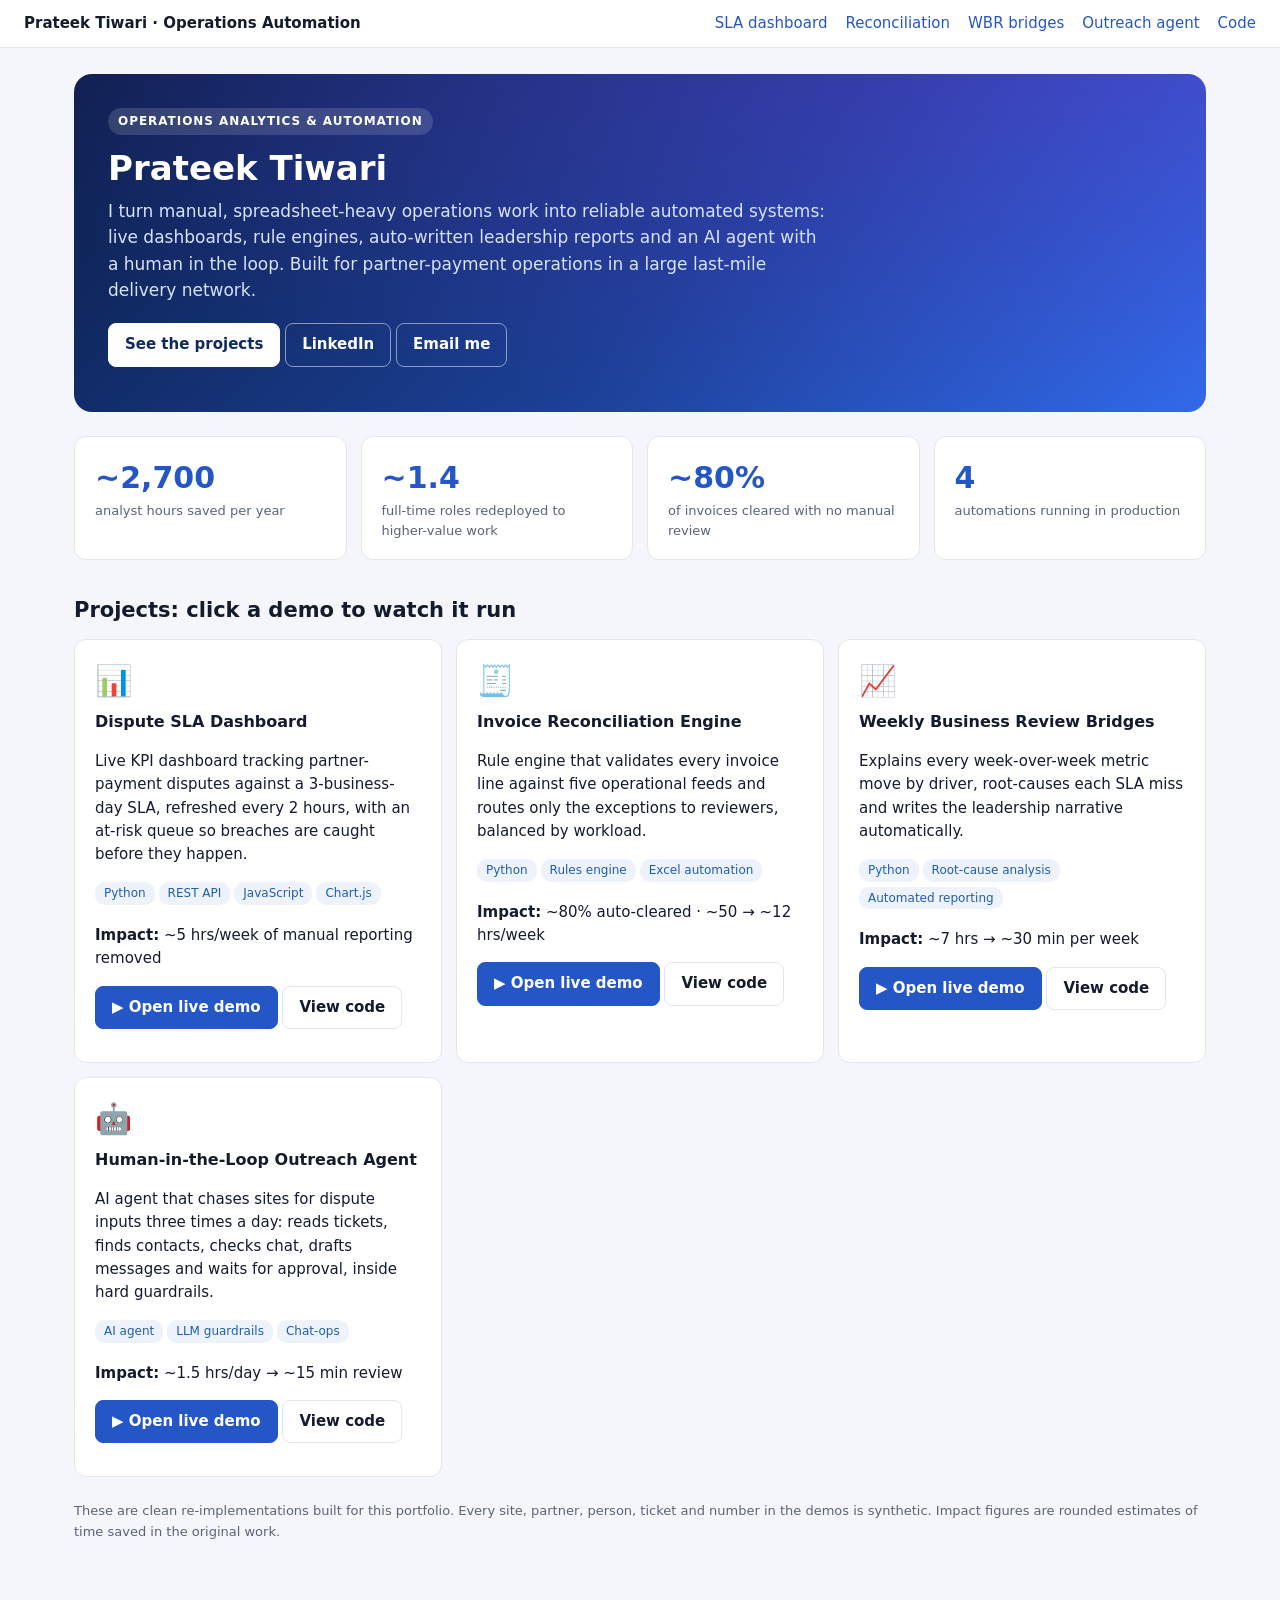
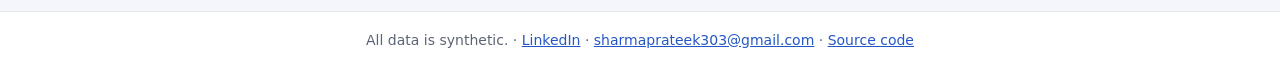
<file: docs/index.html>
<!DOCTYPE html>
<html lang="en"><head><meta charset="utf-8"><meta name="viewport" content="width=device-width, initial-scale=1">
<title>Portfolio | Prateek Tiwari</title><meta name="description" content="Operations automation portfolio by Prateek Tiwari">
<link rel="stylesheet" href="assets/site.css"></head>
<body><header class="top"><a class="brand" href="">Prateek Tiwari · Operations Automation</a>
<a href="dashboard/">SLA dashboard</a><a href="reconciliation/">Reconciliation</a><a href="bridges/">WBR bridges</a>
<a href="outreach/">Outreach agent</a><a href="https://github.com/sharmaprateek303-afk/operations-automation-portfolio">Code</a></header>
<main><section class="hero"><span class="eyebrow">Operations analytics &amp; automation</span>
<h1>Prateek Tiwari</h1><p class="lead">I turn manual, spreadsheet-heavy operations work into reliable automated systems:
live dashboards, rule engines, auto-written leadership reports and an AI agent with a human in the loop. Built for
partner-payment operations in a large last-mile delivery network.</p>
<p><a class="btn light" href="#projects">See the projects</a> <a class="btn ghost" href="https://www.linkedin.com/in/prateek-tiwari-377262135/">LinkedIn</a>
<a class="btn ghost" href="mailto:sharmaprateek303@gmail.com">Email me</a></p></section>
<div class="grid g4"><div class="card stat"><div class="v">~2,700</div><div class="l">analyst hours saved per year</div></div><div class="card stat"><div class="v">~1.4</div><div class="l">full-time roles redeployed to higher-value work</div></div><div class="card stat"><div class="v">~80%</div><div class="l">of invoices cleared with no manual review</div></div><div class="card stat"><div class="v">4</div><div class="l">automations running in production</div></div></div>
<h2 id="projects">Projects: click a demo to watch it run</h2><div class="grid g2"><article class="card"><div style="font-size:30px" aria-hidden="true">📊</div><h3 style="margin-top:6px">Dispute SLA Dashboard</h3><p>Live KPI dashboard tracking partner-payment disputes against a 3-business-day SLA, refreshed every 2 hours, with an at-risk queue so breaches are caught before they happen.</p>
<p><span class="tag">Python</span><span class="tag">REST API</span><span class="tag">JavaScript</span><span class="tag">Chart.js</span></p><p><strong>Impact:</strong> ~5 hrs/week of manual reporting removed</p>
<p><a class="btn primary" href="dashboard/">▶ Open live demo</a> <a class="btn" href="https://github.com/sharmaprateek303-afk/operations-automation-portfolio/tree/main/01-dispute-sla-dashboard">View code</a></p></article><article class="card"><div style="font-size:30px" aria-hidden="true">🧾</div><h3 style="margin-top:6px">Invoice Reconciliation Engine</h3><p>Rule engine that validates every invoice line against five operational feeds and routes only the exceptions to reviewers, balanced by workload.</p>
<p><span class="tag">Python</span><span class="tag">Rules engine</span><span class="tag">Excel automation</span></p><p><strong>Impact:</strong> ~80% auto-cleared · ~50 → ~12 hrs/week</p>
<p><a class="btn primary" href="reconciliation/">▶ Open live demo</a> <a class="btn" href="https://github.com/sharmaprateek303-afk/operations-automation-portfolio/tree/main/02-invoice-reconciliation">View code</a></p></article><article class="card"><div style="font-size:30px" aria-hidden="true">📈</div><h3 style="margin-top:6px">Weekly Business Review Bridges</h3><p>Explains every week-over-week metric move by driver, root-causes each SLA miss and writes the leadership narrative automatically.</p>
<p><span class="tag">Python</span><span class="tag">Root-cause analysis</span><span class="tag">Automated reporting</span></p><p><strong>Impact:</strong> ~7 hrs → ~30 min per week</p>
<p><a class="btn primary" href="bridges/">▶ Open live demo</a> <a class="btn" href="https://github.com/sharmaprateek303-afk/operations-automation-portfolio/tree/main/03-weekly-business-review-bridges">View code</a></p></article><article class="card"><div style="font-size:30px" aria-hidden="true">🤖</div><h3 style="margin-top:6px">Human-in-the-Loop Outreach Agent</h3><p>AI agent that chases sites for dispute inputs three times a day: reads tickets, finds contacts, checks chat, drafts messages and waits for approval, inside hard guardrails.</p>
<p><span class="tag">AI agent</span><span class="tag">LLM guardrails</span><span class="tag">Chat-ops</span></p><p><strong>Impact:</strong> ~1.5 hrs/day → ~15 min review</p>
<p><a class="btn primary" href="outreach/">▶ Open live demo</a> <a class="btn" href="https://github.com/sharmaprateek303-afk/operations-automation-portfolio/tree/main/04-outreach-agent">View code</a></p></article></div>
<p class="note" style="margin-top:24px">These are clean re-implementations built for this portfolio. Every site, partner,
person, ticket and number in the demos is synthetic. Impact figures are rounded estimates of time saved in the original work.</p></main>
<footer>All data is synthetic. · <a href="https://www.linkedin.com/in/prateek-tiwari-377262135/">LinkedIn</a> · <a href="mailto:sharmaprateek303@gmail.com">sharmaprateek303@gmail.com</a> · <a href="https://github.com/sharmaprateek303-afk/operations-automation-portfolio">Source code</a></footer>
</body></html>
</file>
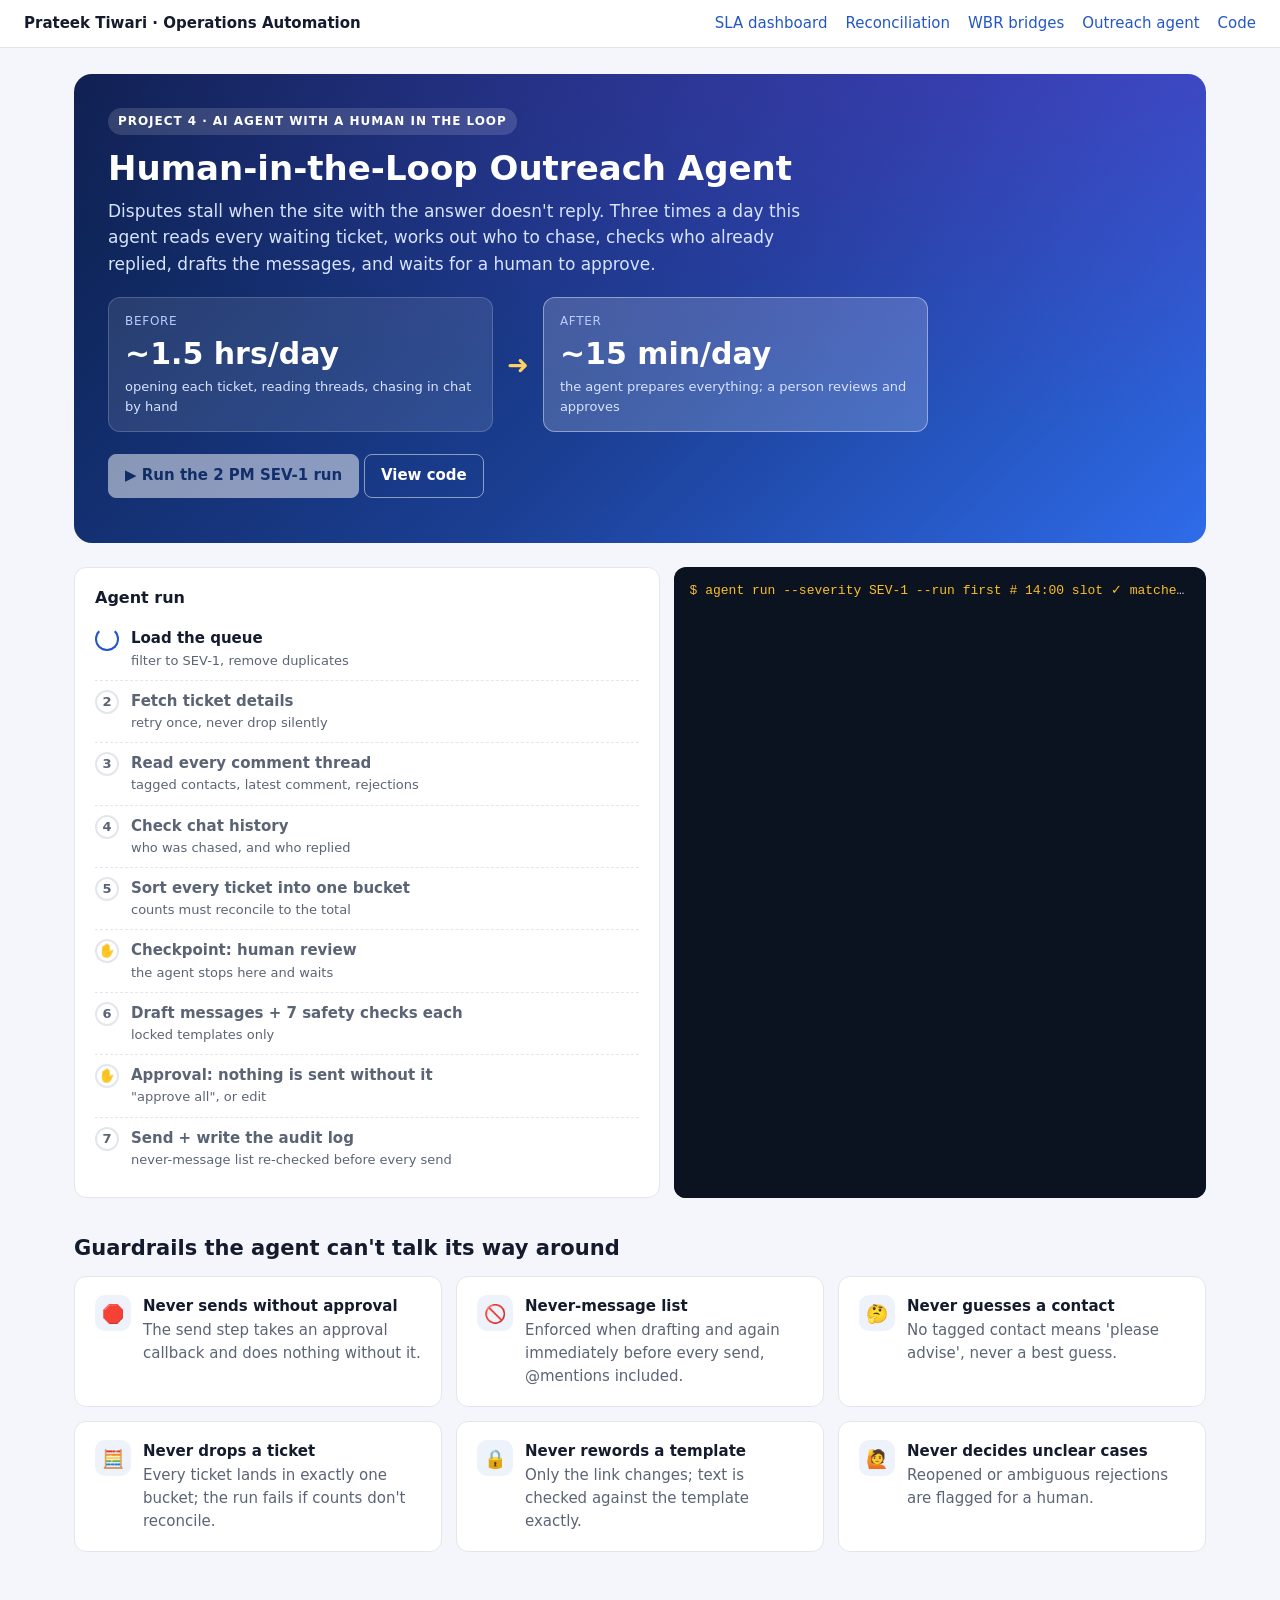
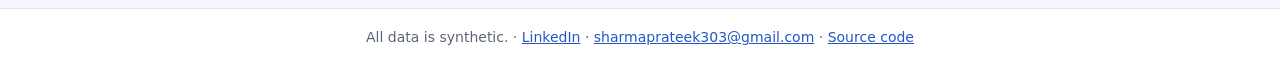
<file: docs/outreach/index.html>
<!DOCTYPE html>
<html lang="en"><head><meta charset="utf-8"><meta name="viewport" content="width=device-width, initial-scale=1">
<title>Human-in-the-Loop Outreach Agent | Prateek Tiwari</title><meta name="description" content="Operations automation portfolio by Prateek Tiwari">
<link rel="stylesheet" href="../assets/site.css"></head>
<body><header class="top"><a class="brand" href="../">Prateek Tiwari · Operations Automation</a>
<a href="../dashboard/">SLA dashboard</a><a href="../reconciliation/">Reconciliation</a><a href="../bridges/">WBR bridges</a>
<a href="../outreach/">Outreach agent</a><a href="https://github.com/sharmaprateek303-afk/operations-automation-portfolio">Code</a></header>
<main><section class="hero"><span class="eyebrow">Project 4 · AI agent with a human in the loop</span><h1>Human-in-the-Loop Outreach Agent</h1><p class="lead">Disputes stall when the site with the answer doesn&#x27;t reply. Three times a day this agent reads every waiting ticket, works out who to chase, checks who already replied, drafts the messages, and waits for a human to approve.</p>
<div class="ba"><div class="box"><div class="k">Before</div><div class="big">~1.5 hrs/day</div><div class="s">opening each ticket, reading threads, chasing in chat by hand</div></div>
<div class="arrow" aria-hidden="true">➜</div>
<div class="box after"><div class="k">After</div><div class="big">~15 min/day</div><div class="s">the agent prepares everything; a person reviews and approves</div></div></div>
<p><button class="btn light" id="go" type="button">▶ Run the 2 PM SEV-1 run</button> <a class="btn ghost" href="https://github.com/sharmaprateek303-afk/operations-automation-portfolio/tree/main/04-outreach-agent">View code</a></p></section>
<div class="console">
  <div class="card"><h3 style="margin-top:0">Agent run</h3>
    <ol class="steps" id="steps">
      <li><span class="ic">1</span><div><strong>Load the queue</strong><div class="d" id="d0">filter to SEV-1, remove duplicates</div></div></li>
      <li><span class="ic">2</span><div><strong>Fetch ticket details</strong><div class="d" id="d1">retry once, never drop silently</div></div></li>
      <li><span class="ic">3</span><div><strong>Read every comment thread</strong><div class="d" id="d2">tagged contacts, latest comment, rejections</div></div></li>
      <li><span class="ic">4</span><div><strong>Check chat history</strong><div class="d" id="d3">who was chased, and who replied</div></div></li>
      <li><span class="ic">5</span><div><strong>Sort every ticket into one bucket</strong><div class="d" id="d4">counts must reconcile to the total</div></div></li>
      <li class="" id="gate1"><span class="ic">✋</span><div><strong>Checkpoint: human review</strong><div class="d">the agent stops here and waits</div></div></li>
      <li><span class="ic">6</span><div><strong>Draft messages + 7 safety checks each</strong><div class="d" id="d6">locked templates only</div></div></li>
      <li class="" id="gate2"><span class="ic">✋</span><div><strong>Approval: nothing is sent without it</strong><div class="d">"approve all", or edit</div></div></li>
      <li><span class="ic">7</span><div><strong>Send + write the audit log</strong><div class="d" id="d8">never-message list re-checked before every send</div></div></li>
    </ol>
  </div>
  <div class="terminal" id="term" style="height:auto;min-height:420px" aria-live="off"></div>
</div>

<section id="checkpoint" class="hidden" style="margin-top:16px">
  <div class="card gate"><h3 style="margin-top:0">✋ Checkpoint: the agent is waiting for you</h3>
    <div class="grid g4" id="bucketcards"></div>
    <div id="flags" style="margin-top:12px"></div>
    <details style="margin-top:12px"><summary><strong>Tickets the agent will not message, and why</strong></summary><div class="body"><table>
      <thead><tr><th scope="col">Site</th><th scope="col">Bucket</th><th scope="col">Reason</th><th scope="col">Latest comment</th></tr></thead><tbody id="parked"></tbody></table></div></details>
    <p style="margin-top:14px"><button class="btn primary" id="cont" type="button">Looks right: draft the messages</button></p>
  </div>
</section>

<section id="draftsec" class="hidden" style="margin-top:16px">
  <div class="card gate"><h3 style="margin-top:0">✋ Approval: <span id="ndrafts"></span> drafts, all checks shown</h3>
    <p class="muted" id="checklegend"></p>
    <div style="overflow-x:auto"><table><thead><tr><th scope="col">Site</th><th scope="col">Message to</th><th scope="col">Excluded tags</th>
      <th scope="col">Latest comment (shown to approver)</th><th scope="col">7 checks</th></tr></thead><tbody id="drafts"></tbody></table></div>
    <p style="margin-top:14px"><strong>Good to send?</strong> <button class="btn primary" id="approve" type="button">✅ Approve all</button></p>
  </div>
</section>

<section id="sendsec" class="hidden" style="margin-top:16px">
  <div class="grid g2">
    <div class="chat"><div class="bar"><span># group DMs · outreach agent</span><span id="sentcount">0 sent</span></div><div class="feed" id="feed"></div></div>
    <div class="card"><h3 style="margin-top:0">Audit log</h3><div id="log" class="muted">writing…</div></div>
  </div>
</section>

<h2>Guardrails the agent can't talk its way around</h2>
<div class="grid g3"><div class="card guard"><div class="gi" aria-hidden="true">🛑</div><div><strong>Never sends without approval</strong><div class="muted">The send step takes an approval callback and does nothing without it.</div></div></div><div class="card guard"><div class="gi" aria-hidden="true">🚫</div><div><strong>Never-message list</strong><div class="muted">Enforced when drafting and again immediately before every send, @mentions included.</div></div></div><div class="card guard"><div class="gi" aria-hidden="true">🤔</div><div><strong>Never guesses a contact</strong><div class="muted">No tagged contact means &#x27;please advise&#x27;, never a best guess.</div></div></div><div class="card guard"><div class="gi" aria-hidden="true">🧮</div><div><strong>Never drops a ticket</strong><div class="muted">Every ticket lands in exactly one bucket; the run fails if counts don&#x27;t reconcile.</div></div></div><div class="card guard"><div class="gi" aria-hidden="true">🔒</div><div><strong>Never rewords a template</strong><div class="muted">Only the link changes; text is checked against the template exactly.</div></div></div><div class="card guard"><div class="gi" aria-hidden="true">🙋</div><div><strong>Never decides unclear cases</strong><div class="muted">Reopened or ambiguous rejections are flagged for a human.</div></div></div></div>

<script>const DATA = {"runtime": 0.001, "raw_rows": 32, "sev_rows": 27, "total": 25, "dupes": 2, "fetched": 24, "fetch_failed": 1, "retries": 1, "contacts": 29, "excluded": 2, "dropped": 2, "history": 5, "replied": 3, "no_reply": 2, "rejections": {"all": 2, "partial": 1, "unclear": 1}, "counts": {"Could not process": 2, "Rejected": 2, "Already covered": 3, "Needs outreach": 18}, "buckets": ["Could not process", "Rejected", "Already covered", "Needs outreach"], "flags": [{"site": "DE13", "flag": "Partly rejected: message contacts only for the items still open."}, {"site": "FR17", "flag": "Rejection mentioned but the ticket was reopened: please decide."}], "parked": [{"site": "FR11", "bucket": "Already covered", "reason": "Contact replied in chat", "glimpse": "ops-ravi (2026-10-26T11:20): Hi @sl-fr11-omar @sl-fr11-ali, the partner is asking for coverage bonus on 2026-10-21. Could you confirm the 3 extra routes were requested by the site?"}, {"site": "ES27", "bucket": "Already covered", "reason": "Contact replied in chat", "glimpse": "ops-meera (2026-10-26T11:20): Hi @sl-es27-nina, could you please confirm the routes for 2026-10-18 and 2026-10-24? The partner has disputed 9 routes as late cancellations."}, {"site": "ES06", "bucket": "Already covered", "reason": "Contact replied in chat", "glimpse": "ops-tom (2026-10-26T11:20): Hi @sl-es06-ali @sl-es06-maya, can you confirm whether the 3 training days on 2026-10-18 were approved by the site?"}, {"site": "FR23", "bucket": "Rejected", "reason": "Every item on the dispute was rejected", "glimpse": "ops-meera (2026-10-27T16:05): Dispute rejected as per the route plan: no adjustment is due for any of the disputed dates."}, {"site": "ES06", "bucket": "Rejected", "reason": "Every item on the dispute was rejected", "glimpse": "ops-tom (2026-10-27T16:05): Dispute rejected as per the route plan: no adjustment is due for any of the disputed dates."}, {"site": "IT11", "bucket": "Could not process", "reason": "No contact identified: ask before guessing", "glimpse": "ops-ravi (2026-10-26T11:20): Checking the route plan for this week; will update."}, {"site": "unknown", "bucket": "Could not process", "reason": "Ticket lookup failed twice: ticket service did not respond", "glimpse": "No team comment found"}], "drafts": [{"site": "UK17", "country": "UK", "partner": "Demo Logistics P646", "to": ["sl-uk17-ben", "ops-anna"], "excluded": [], "copy": "ops-anna", "glimpse": "ops-anna (2026-10-26T11:20): Hi @sl-uk17-ben, please share the planned vs actual duration for 2026-10-22; the partner says 5 blocks ran longer than planned.", "reason": "No outreach yet", "checks": [true, true, true, true, true, true, true], "text": "Hi, hope you are having a great day! Reaching out about this ticket to get your inputs: https://tickets.example.com/P379294475/communication We need all inputs within 72 hours of the SLA so the partner is paid on time. Thank you in advance."}, {"site": "ES23", "country": "ES", "partner": "Demo Logistics P840", "to": ["sl-es23-ana", "sl-es23-lea", "ops-ravi"], "excluded": [], "copy": "ops-ravi", "glimpse": "ops-ravi (2026-10-26T11:20): Hi @sl-es23-ana @sl-es23-lea, please share the planned vs actual duration for 2026-10-21; the partner says 2 blocks ran longer than planned.", "reason": "No outreach yet", "checks": [true, true, true, true, true, true, true], "text": "Hi, hope you are having a great day! Reaching out about this ticket to get your inputs: https://tickets.example.com/P643800304/communication We need all inputs within 72 hours of the SLA so the partner is paid on time. Thank you in advance."}, {"site": "IT26", "country": "IT", "partner": "Demo Logistics P656", "to": ["sl-it26-lea", "sl-it26-omar", "ops-anna"], "excluded": [], "copy": "ops-anna", "glimpse": "ops-anna (2026-10-26T11:20): Hi @sl-it26-lea @sl-it26-omar, the partner is asking for coverage bonus on 2026-10-18. Could you confirm the 5 extra routes were requested by the site?", "reason": "Messaged before, no reply yet", "checks": [true, true, true, true, true, true, true], "text": "Hi, hope you are having a great day! Reaching out about this ticket to get your inputs: https://tickets.example.com/P608282291/communication We need all inputs within 72 hours of the SLA so the partner is paid on time. Thank you in advance."}, {"site": "ES14", "country": "ES", "partner": "Demo Logistics P131", "to": ["sl-es14-omar", "ops-anna"], "excluded": [], "copy": "ops-anna", "glimpse": "ops-anna (2026-10-26T11:20): Hi @sl-es14-omar, the partner is asking for coverage bonus on 2026-10-20. Could you confirm the 3 extra routes were requested by the site?", "reason": "No outreach yet", "checks": [true, true, true, true, true, true, true], "text": "Hi, hope you are having a great day! Reaching out about this ticket to get your inputs: https://tickets.example.com/P303747271/communication We need all inputs within 72 hours of the SLA so the partner is paid on time. Thank you in advance."}, {"site": "DE13", "country": "DE", "partner": "Demo Logistics P139", "to": ["sl-de13-leo", "ops-tom"], "excluded": [], "copy": "ops-tom", "glimpse": "ops-tom (2026-10-27T16:05): Dispute rejected for 2026-10-22. The remaining date 2026-10-23 is still open, @sl-de13-leo please confirm.", "reason": "No outreach yet", "checks": [true, true, true, true, true, true, true], "text": "Hi, hope you are having a great day! Reaching out about this ticket to get your inputs: https://tickets.example.com/P370489605/communication We need all inputs within 72 hours of the SLA so the partner is paid on time. Thank you in advance."}, {"site": "DE13", "country": "DE", "partner": "Demo Logistics P301", "to": ["sl-de13-jon", "sl-de13-raj", "ops-ravi"], "excluded": [], "copy": "ops-ravi", "glimpse": "ops-ravi (2026-10-26T11:20): Hi @sl-de13-jon @sl-de13-raj, the partner is asking for coverage bonus on 2026-10-18. Could you confirm the 3 extra routes were requested by the site?", "reason": "No outreach yet", "checks": [true, true, true, true, true, true, true], "text": "Hi, hope you are having a great day! Reaching out about this ticket to get your inputs: https://tickets.example.com/P191588838/communication We need all inputs within 72 hours of the SLA so the partner is paid on time. Thank you in advance."}, {"site": "DE26", "country": "DE", "partner": "Demo Logistics P633", "to": ["sl-de26-ali", "ops-meera"], "excluded": [], "copy": "ops-meera", "glimpse": "ops-meera (2026-10-26T11:20): Hi @sl-de26-ali, the partner is asking for coverage bonus on 2026-10-22. Could you confirm the 8 extra routes were requested by the site?", "reason": "No outreach yet", "checks": [true, true, true, true, true, true, true], "text": "Hi, hope you are having a great day! Reaching out about this ticket to get your inputs: https://tickets.example.com/P308568163/communication We need all inputs within 72 hours of the SLA so the partner is paid on time. Thank you in advance."}, {"site": "IT28", "country": "IT", "partner": "Demo Logistics P572", "to": ["sl-it28-ben", "ops-anna"], "excluded": ["finance-lead"], "copy": "ops-anna", "glimpse": "ops-anna (2026-10-26T11:20): Hi @sl-it28-ben @finance-lead, could you please confirm the routes for 2026-10-21 and 2026-10-23? The partner has disputed 4 routes as late cancellations.", "reason": "No outreach yet", "checks": [true, true, true, true, true, true, true], "text": "Hi, hope you are having a great day! Reaching out about this ticket to get your inputs: https://tickets.example.com/P412257068/communication We need all inputs within 72 hours of the SLA so the partner is paid on time. Thank you in advance."}, {"site": "ES20", "country": "ES", "partner": "Demo Logistics P829", "to": ["sl-es20-omar", "ops-ravi"], "excluded": [], "copy": "ops-ravi", "glimpse": "ops-ravi (2026-10-26T11:20): Hi @sl-es20-omar, please share the planned vs actual duration for 2026-10-21; the partner says 5 blocks ran longer than planned.", "reason": "No outreach yet", "checks": [true, true, true, true, true, true, true], "text": "Hi, hope you are having a great day! Reaching out about this ticket to get your inputs: https://tickets.example.com/P240501447/communication We need all inputs within 72 hours of the SLA so the partner is paid on time. Thank you in advance."}, {"site": "UK24", "country": "UK", "partner": "Demo Logistics P932", "to": ["sl-uk24-ali", "ops-meera"], "excluded": [], "copy": "ops-meera", "glimpse": "ops-meera (2026-10-26T11:20): Hi @sl-uk24-ali @ops-ravi @label-sync, can you confirm whether the 5 training days on 2026-10-20 were approved by the site?", "reason": "No outreach yet", "checks": [true, true, true, true, true, true, true], "text": "Hi, hope you are having a great day! Reaching out about this ticket to get your inputs: https://tickets.example.com/P138961233/communication We need all inputs within 72 hours of the SLA so the partner is paid on time. Thank you in advance."}, {"site": "FR19", "country": "FR", "partner": "Demo Logistics P236", "to": ["sl-fr19-ben", "ops-anna"], "excluded": [], "copy": "ops-anna", "glimpse": "ops-anna (2026-10-26T11:20): Hi @sl-fr19-ben, please share the planned vs actual duration for 2026-10-20; the partner says 5 blocks ran longer than planned.", "reason": "Messaged before, no reply yet", "checks": [true, true, true, true, true, true, true], "text": "Hi, hope you are having a great day! Reaching out about this ticket to get your inputs: https://tickets.example.com/P391974624/communication We need all inputs within 72 hours of the SLA so the partner is paid on time. Thank you in advance."}, {"site": "UK01", "country": "UK", "partner": "Demo Logistics P545", "to": ["sl-uk01-zoe", "ops-meera"], "excluded": [], "copy": "ops-meera", "glimpse": "ops-meera (2026-10-26T11:20): Hi @sl-uk01-zoe, could you please confirm the routes for 2026-10-21 and 2026-10-23? The partner has disputed 9 routes as late cancellations.", "reason": "No outreach yet", "checks": [true, true, true, true, true, true, true], "text": "Hi, hope you are having a great day! Reaching out about this ticket to get your inputs: https://tickets.example.com/P353465645/communication We need all inputs within 72 hours of the SLA so the partner is paid on time. Thank you in advance."}, {"site": "UK22", "country": "UK", "partner": "Demo Logistics P868", "to": ["sl-uk22-raj", "ops-tom"], "excluded": ["finance-lead"], "copy": "ops-tom", "glimpse": "ops-tom (2026-10-26T11:20): Hi @sl-uk22-raj @finance-lead, could you please confirm the routes for 2026-10-18 and 2026-10-24? The partner has disputed 5 routes as late cancellations.", "reason": "No outreach yet", "checks": [true, true, true, true, true, true, true], "text": "Hi, hope you are having a great day! Reaching out about this ticket to get your inputs: https://tickets.example.com/P318097333/communication We need all inputs within 72 hours of the SLA so the partner is paid on time. Thank you in advance."}, {"site": "FR08", "country": "FR", "partner": "Demo Logistics P908", "to": ["sl-fr08-sam", "sl-fr08-raj", "ops-meera"], "excluded": [], "copy": "ops-meera", "glimpse": "ops-meera (2026-10-26T11:20): Hi @sl-fr08-sam @sl-fr08-raj, can you confirm whether the 3 training days on 2026-10-22 were approved by the site?", "reason": "No outreach yet", "checks": [true, true, true, true, true, true, true], "text": "Hi, hope you are having a great day! Reaching out about this ticket to get your inputs: https://tickets.example.com/P173814827/communication We need all inputs within 72 hours of the SLA so the partner is paid on time. Thank you in advance."}, {"site": "ES07", "country": "ES", "partner": "Demo Logistics P657", "to": ["sl-es07-raj", "ops-tom"], "excluded": [], "copy": "ops-tom", "glimpse": "ops-tom (2026-10-26T11:20): Hi @sl-es07-raj, please share the planned vs actual duration for 2026-10-19; the partner says 9 blocks ran longer than planned.", "reason": "No outreach yet", "checks": [true, true, true, true, true, true, true], "text": "Hi, hope you are having a great day! Reaching out about this ticket to get your inputs: https://tickets.example.com/P635292400/communication We need all inputs within 72 hours of the SLA so the partner is paid on time. Thank you in advance."}, {"site": "IT12", "country": "IT", "partner": "Demo Logistics P263", "to": ["sl-it12-ana", "ops-meera"], "excluded": [], "copy": "ops-meera", "glimpse": "ops-meera (2026-10-26T11:20): Hi @sl-it12-ana, please share the planned vs actual duration for 2026-10-21; the partner says 4 blocks ran longer than planned.", "reason": "No outreach yet", "checks": [true, true, true, true, true, true, true], "text": "Hi, hope you are having a great day! Reaching out about this ticket to get your inputs: https://tickets.example.com/P560981197/communication We need all inputs within 72 hours of the SLA so the partner is paid on time. Thank you in advance."}, {"site": "ES07", "country": "ES", "partner": "Demo Logistics P306", "to": ["sl-es07-nina", "ops-ravi"], "excluded": [], "copy": "ops-ravi", "glimpse": "ops-ravi (2026-10-26T11:20): Hi @sl-es07-nina, the partner is asking for coverage bonus on 2026-10-18. Could you confirm the 7 extra routes were requested by the site?", "reason": "No outreach yet", "checks": [true, true, true, true, true, true, true], "text": "Hi, hope you are having a great day! Reaching out about this ticket to get your inputs: https://tickets.example.com/P240769961/communication We need all inputs within 72 hours of the SLA so the partner is paid on time. Thank you in advance."}], "check_names": ["Link is https and uses the ticket reference, followed by a space", "Recipients present, no duplicates, no bots", "No team member except the SEV-1 copy", "No never-message person anywhere", "Text matches the locked template exactly", "Not already messaged in this window", "Latest comment glimpse shown to the approver"], "sent": 17};</script>
<script>
const reduce = window.matchMedia('(prefers-reduced-motion: reduce)').matches;
const sleep = ms => new Promise(r => setTimeout(r, reduce ? 0 : ms));
const $ = s => document.querySelector(s);
const escH = s => String(s ?? '').replace(/[&<>"']/g, c => ({'&':'&amp;','<':'&lt;','>':'&gt;','"':'&quot;',"'":'&#39;'}[c]));
function countTo(el, target, ms = 700, suffix = '') {
  if (reduce) { el.textContent = target + suffix; return; }
  const start = performance.now();
  const tick = now => { const p = Math.min(1, (now - start) / ms); el.textContent = Math.round(target * p) + suffix; if (p < 1) requestAnimationFrame(tick); };
  requestAnimationFrame(tick);
}
function termLine(term, html, max = 14) {
  const d = document.createElement('div'); d.className = 'ln'; d.innerHTML = html; term.appendChild(d);
  while (term.children.length > max) term.removeChild(term.firstChild);
}
async function typeText(el, text, cps = 220) {
  el.classList.remove('done'); el.textContent = '';
  if (reduce) { el.textContent = text; el.classList.add('done'); return; }
  const step = Math.max(1, Math.round(cps / 60));
  for (let i = 0; i < text.length; i += step) { el.textContent = text.slice(0, i + step); await new Promise(r => requestAnimationFrame(r)); }
  el.classList.add('done');
}

const term = $('#term');
const steps = () => document.querySelectorAll('#steps li');
function step(i, state, detail) {
  const li = steps()[i]; li.className = state; const ic = li.querySelector('.ic');
  if (state === 'done') ic.textContent = '✓'; if (state === 'active') ic.textContent = '';
  if (state === 'gate') ic.textContent = '✋';
  if (detail) li.querySelector('.d').innerHTML = detail;
}
const log = (h, cls = '') => termLine(term, cls ? `<span class="${cls}">${h}</span>` : h, 30);
async function phase1() {
  $('#go').disabled = true; term.innerHTML = ''; steps().forEach((li, i) => { li.className = ''; });
  log('$ agent run --severity SEV-1 --run first   # 14:00 slot ✓ matches schedule', 'hd');
  step(0, 'active'); await sleep(600);
  log(`queue: ${DATA.raw_rows} rows → ${DATA.sev_rows} SEV-1 → ${DATA.total} unique (${DATA.dupes} duplicates removed)`);
  step(0, 'done', `${DATA.total} tickets, ${DATA.dupes} duplicates removed`);
  step(1, 'active'); await sleep(700);
  log(`fetched ${DATA.fetched}/${DATA.total} tickets`);
  if (DATA.fetch_failed) log(`✗ ${DATA.fetch_failed} lookup failed twice → "Could not process" (not dropped)`, 'rv');
  step(1, 'done', `${DATA.fetched} fetched · ${DATA.fetch_failed} parked after retry`);
  step(2, 'active'); await sleep(800);
  log(`contacts found: ${DATA.contacts} · team/bot tags dropped: ${DATA.dropped}`);
  log(`🚫 never-message tags excluded: ${DATA.excluded}`, 'rv');
  log(`rejections: ${DATA.rejections.all} full · ${DATA.rejections.partial} partial · ${DATA.rejections.unclear} unclear (flagged)`);
  step(2, 'done', `${DATA.contacts} contacts · ${DATA.excluded} excluded · ${DATA.rejections.all + DATA.rejections.partial + DATA.rejections.unclear} rejections read`);
  step(3, 'active'); await sleep(600);
  log(`chat since yesterday: ${DATA.history} messages · ${DATA.replied} contacts already replied · ${DATA.no_reply} chased without reply`);
  step(3, 'done', `${DATA.replied} already replied · ${DATA.no_reply} to chase again`);
  step(4, 'active'); await sleep(600);
  const c = DATA.counts, sum = Object.values(c).reduce((a, b) => a + b, 0);
  log(`buckets: ${DATA.buckets.map(b => b + ' ' + c[b]).join(' · ')} = ${sum} ✓ reconciles`, 'ok');
  step(4, 'done', DATA.buckets.map(b => `${b} ${c[b]}`).join(' · '));
  step(5, 'gate'); log('⏸ checkpoint: waiting for human review', 'hd');
  $('#bucketcards').innerHTML = DATA.buckets.map(b => `<div class="card stat"><div class="v">${c[b]}</div><div class="l">${b}</div></div>`).join('');
  $('#flags').innerHTML = DATA.flags.map(f => `<div class="card alert" style="margin-top:8px">⚑ <strong>${escH(f.site)}</strong>: ${escH(f.flag)}</div>`).join('');
  $('#parked').innerHTML = DATA.parked.map(p => `<tr><td>${escH(p.site)}</td><td>${escH(p.bucket)}</td><td>${escH(p.reason)}</td><td class="muted">${escH(p.glimpse)}</td></tr>`).join('');
  $('#checkpoint').classList.remove('hidden'); $('#checkpoint').classList.add('fade');
  $('#checkpoint').scrollIntoView({ behavior: reduce ? 'auto' : 'smooth', block: 'start' });
}
async function phase2() {
  $('#cont').disabled = true; step(5, 'done'); log('✓ human approved the buckets', 'ok');
  step(6, 'active'); await sleep(700);
  const passed = DATA.drafts.filter(d => d.checks.every(Boolean)).length;
  log(`drafted ${DATA.drafts.length} messages from locked templates · ${passed}/${DATA.drafts.length} passed all 7 checks`, 'ok');
  step(6, 'done', `${DATA.drafts.length} drafts · ${passed} passed all 7 checks`);
  step(7, 'gate'); log('⏸ approval: nothing will be sent until a person approves', 'hd');
  $('#ndrafts').textContent = DATA.drafts.length;
  $('#checklegend').textContent = 'Checks: ' + DATA.check_names.map((n, i) => (i + 1) + ') ' + n).join(' · ');
  $('#drafts').innerHTML = DATA.drafts.map(d => `<tr><td><strong>${escH(d.site)}</strong><div class="muted">${escH(d.reason)}</div></td>
    <td>${d.to.map(escH).join(', ')}${d.copy ? `<div class="muted">team copy: ${escH(d.copy)}</div>` : ''}</td>
    <td>${d.excluded.length ? `<span class="pill N">${d.excluded.map(escH).join(', ')}</span>` : '<span class="muted">none</span>'}</td>
    <td class="muted" style="max-width:360px">${escH(d.glimpse)}</td>
    <td><span class="checks" aria-label="${d.checks.filter(Boolean).length} of 7 checks passed">${d.checks.map(ok => `<span class="${ok ? '' : 'f'}"></span>`).join('')}</span></td></tr>`).join('');
  $('#draftsec').classList.remove('hidden'); $('#draftsec').classList.add('fade');
  $('#draftsec').scrollIntoView({ behavior: reduce ? 'auto' : 'smooth', block: 'start' });
}
async function phase3() {
  $('#approve').disabled = true; step(7, 'done'); log('✓ approved: "approve all"', 'ok');
  step(8, 'active');
  $('#sendsec').classList.remove('hidden'); $('#sendsec').classList.add('fade');
  $('#sendsec').scrollIntoView({ behavior: reduce ? 'auto' : 'smooth', block: 'start' });
  const feed = $('#feed'); let n = 0;
  for (const d of DATA.drafts) {
    const link = d.text.match(/https:\S+/)[0];
    const div = document.createElement('div'); div.className = 'msg fade';
    div.innerHTML = `<div class="avatar">OA</div><div><div class="who">Outreach Agent <span class="to">to ${d.to.map(escH).join(', ')}</span></div>
      <div class="txt">${escH(d.text).replace(escH(link), `<a href="#" onclick="return false">${escH(link)}</a>`)}</div></div>`;
    feed.appendChild(div); feed.scrollTop = feed.scrollHeight;
    n++; $('#sentcount').textContent = n + ' sent';
    log(`→ sent to ${d.to.join(', ')} (${d.site})`);
    await sleep(260);
  }
  const c = DATA.counts;
  $('#log').innerHTML = `<table><tbody>
    <tr><td>Tickets in run</td><td class="num">${DATA.total}</td></tr><tr><td>Duplicates removed</td><td class="num">${DATA.dupes}</td></tr>
    ${DATA.buckets.map(b => `<tr><td>${b}</td><td class="num">${c[b]}</td></tr>`).join('')}
    <tr><td>Messages sent</td><td class="num"><strong>${DATA.sent}</strong></td></tr>
    <tr><td>Messages to never-message people</td><td class="num"><strong>0</strong></td></tr>
    <tr><td>Agent processing time</td><td class="num">${DATA.runtime} s</td></tr></tbody></table>
    <p class="note">Appended to today's log file with every ticket, its bucket, contacts, excluded tags and send status.</p>`;
  step(8, 'done', `${DATA.sent} sent · log written`);
  log(`run complete · ${DATA.sent} sent · log written`, 'ok');
  $('#go').disabled = false; $('#go').textContent = '↻ Run again';
}
$('#go').addEventListener('click', () => { ['#checkpoint', '#draftsec', '#sendsec'].forEach(s => $(s).classList.add('hidden'));
  ['#cont', '#approve'].forEach(s => $(s).disabled = false); $('#feed').innerHTML = ''; phase1(); });
$('#cont').addEventListener('click', phase2);
$('#approve').addEventListener('click', phase3);
setTimeout(phase1, 700);
</script></main>
<footer>All data is synthetic. · <a href="https://www.linkedin.com/in/prateek-tiwari-377262135/">LinkedIn</a> · <a href="mailto:sharmaprateek303@gmail.com">sharmaprateek303@gmail.com</a> · <a href="https://github.com/sharmaprateek303-afk/operations-automation-portfolio">Source code</a></footer>
</body></html>
</file>
<file: docs/assets/site.css>
:root{--bg:#f4f6fb;--card:#fff;--ink:#141b2d;--muted:#5b6475;--line:#e3e6ec;--accent:#2457c5;--accent2:#7c3aed;
--good:#1a7f37;--bad:#b42318;--blue:#1f5fa8;--warn:#9a6700}
*{box-sizing:border-box}html{scroll-behavior:smooth}
body{margin:0;font:15px/1.55 system-ui,-apple-system,"Segoe UI",sans-serif;background:var(--bg);color:var(--ink)}
a{color:var(--accent)}a:focus-visible,button:focus-visible,summary:focus-visible,input:focus-visible{outline:2px solid var(--accent);outline-offset:2px}
header.top{background:var(--card);border-bottom:1px solid var(--line);padding:12px 24px;display:flex;gap:18px;align-items:center;flex-wrap:wrap;position:sticky;top:0;z-index:5}
header.top .brand{font-weight:700;margin-right:auto;text-decoration:none;color:var(--ink)}
header.top a{text-decoration:none}
main{max-width:1180px;margin:0 auto;padding:26px 24px 56px}
.card{background:var(--card);border:1px solid var(--line);border-radius:12px;padding:18px 20px}
.grid{display:grid;gap:14px}.g2{grid-template-columns:repeat(auto-fit,minmax(340px,1fr))}.g3{grid-template-columns:repeat(auto-fit,minmax(300px,1fr))}
.g4{grid-template-columns:repeat(auto-fit,minmax(200px,1fr))}
.stat .v{font-size:30px;font-weight:800;color:var(--accent);font-variant-numeric:tabular-nums}.stat .l{color:var(--muted);font-size:13px}
.muted{color:var(--muted)}h1{font-size:34px;line-height:1.15;margin:0 0 10px}h2{font-size:21px;margin:34px 0 12px}h3{font-size:16px;margin:18px 0 8px}
.btn{display:inline-flex;align-items:center;gap:6px;padding:9px 16px;border-radius:8px;border:1px solid var(--line);background:var(--card);color:var(--ink);text-decoration:none;font:inherit;font-weight:600;cursor:pointer}
.btn.primary{background:var(--accent);border-color:var(--accent);color:#fff}.btn.light{background:#fff;color:#0f2a5c;border-color:#fff}
.btn.ghost{background:transparent;color:#fff;border-color:rgba(255,255,255,.5)}.btn[disabled]{opacity:.5;cursor:default}
.tag{display:inline-block;font-size:12px;padding:2px 9px;border-radius:10px;background:#eef2fb;color:var(--blue);margin:0 4px 4px 0}
table{border-collapse:collapse;width:100%;background:var(--card)}th,td{padding:7px 9px;border-bottom:1px solid var(--line);text-align:left;vertical-align:top}
th{font-size:12px;color:var(--muted);text-transform:uppercase;letter-spacing:.03em}td.num,th.num{text-align:right}
.pill{display:inline-block;padding:1px 9px;border-radius:10px;font-size:12px;font-weight:600;white-space:nowrap}
.Y{background:#e6f4ea;color:var(--good)}.Yf{background:#e3eefb;color:var(--blue)}.N{background:#fde8e7;color:var(--bad)}.NA{background:#eee;color:var(--muted)}
details{background:var(--card);border:1px solid var(--line);border-radius:8px;margin-bottom:8px}
details summary{padding:10px 14px;cursor:pointer;display:flex;gap:12px;flex-wrap:wrap;align-items:center}
details .body{padding:0 14px 14px;overflow-x:auto}
.filters{display:flex;gap:6px;flex-wrap:wrap;margin:10px 0 14px;align-items:center}.filters button[aria-pressed=true]{background:var(--accent);color:#fff;border-color:var(--accent)}
.filters input{font:inherit;padding:8px 10px;border:1px solid var(--line);border-radius:8px;min-width:220px}
.note{font-size:13px;color:var(--muted)}
footer{border-top:1px solid var(--line);padding:18px 24px;text-align:center;color:var(--muted);font-size:14px;background:var(--card)}
/* hero */
.hero{background:radial-gradient(1200px 400px at 90% -10%,#7c3aed55,transparent),linear-gradient(135deg,#0b1f4a,#1b3f94 55%,#2f6bea);color:#fff;border-radius:18px;padding:34px 34px 30px;margin-bottom:24px;position:relative;overflow:hidden}
.hero h1{color:#fff}.hero p.lead{color:#d7e3ff;font-size:17px;max-width:720px;margin:0 0 20px}
.hero .eyebrow{display:inline-block;font-size:12px;font-weight:700;letter-spacing:.08em;text-transform:uppercase;background:rgba(255,255,255,.14);padding:4px 10px;border-radius:20px;margin-bottom:14px}
.ba{display:grid;grid-template-columns:1fr auto 1fr;gap:14px;align-items:stretch;margin:6px 0 22px;max-width:820px}
.ba .box{background:rgba(255,255,255,.1);border:1px solid rgba(255,255,255,.18);border-radius:12px;padding:14px 16px}
.ba .box.after{background:rgba(255,255,255,.18);border-color:rgba(255,255,255,.4)}
.ba .k{font-size:12px;text-transform:uppercase;letter-spacing:.06em;color:#b9cbff}.ba .big{font-size:30px;font-weight:800}.ba .s{color:#d7e3ff;font-size:13px}
.ba .arrow{display:grid;place-items:center;font-size:26px;color:#ffd166}
@media (max-width:640px){.ba{grid-template-columns:1fr}.ba .arrow{transform:rotate(90deg)}}
/* pipeline */
.pipeline{display:flex;align-items:center;flex-wrap:wrap;gap:0;margin:8px 0}
.node{background:var(--card);border:1px solid var(--line);border-radius:12px;padding:12px 14px;min-width:135px;text-align:center;box-shadow:0 1px 2px #0000000d}
.node .n{font-size:24px;font-weight:800;color:var(--accent);font-variant-numeric:tabular-nums}.node .t{font-size:12px;color:var(--muted)}
.node.good .n{color:var(--good)}.node.bad .n{color:var(--bad)}
.flow{flex:1;min-width:26px;height:4px;margin:0 6px;border-radius:2px;background:repeating-linear-gradient(90deg,var(--accent) 0 10px,#c9d6f5 10px 20px);background-size:40px 4px;animation:flow 1s linear infinite}
.split{display:flex;flex-direction:column;gap:10px}
@keyframes flow{to{background-position:40px 0}}
/* run console */
.console{display:grid;grid-template-columns:1.1fr 1fr;gap:14px}@media (max-width:900px){.console{grid-template-columns:1fr}}
.counters{display:grid;grid-template-columns:repeat(4,1fr);gap:10px;margin-bottom:12px}
.counter{background:var(--card);border:1px solid var(--line);border-radius:10px;padding:10px 12px}
.counter .v{font-size:26px;font-weight:800;font-variant-numeric:tabular-nums}.counter .l{font-size:12px;color:var(--muted)}
.progress{height:8px;background:var(--line);border-radius:6px;overflow:hidden;margin:6px 0 12px}.progress>div{height:100%;width:0;background:linear-gradient(90deg,var(--accent),var(--accent2));transition:width .12s}
.terminal{font:13px/1.6 ui-monospace,SFMono-Regular,Consolas,monospace;background:#0b1220;color:#cbd5e1;border-radius:12px;padding:14px 16px;height:300px;overflow:hidden;position:relative}
.terminal .ln{white-space:nowrap;overflow:hidden;text-overflow:ellipsis}.terminal .ok{color:#4ade80}.terminal .fb{color:#60a5fa}.terminal .rv{color:#f87171}.terminal .dim{color:#64748b}.terminal .hd{color:#fbbf24}
.terminal::after{content:"";position:absolute;inset:auto 0 0 0;height:40px;background:linear-gradient(transparent,#0b1220)}
/* steps */
.steps{list-style:none;margin:0;padding:0}
.steps li{display:flex;gap:12px;align-items:flex-start;padding:9px 0;border-bottom:1px dashed var(--line);color:var(--muted);transition:color .2s}
.steps li:last-child{border-bottom:0}.steps .ic{flex:0 0 24px;height:24px;border-radius:50%;border:2px solid var(--line);display:grid;place-items:center;font-size:13px;font-weight:700}
.steps li.active{color:var(--ink)}.steps li.active .ic{border-color:var(--accent);border-top-color:transparent;animation:spin .8s linear infinite}
.steps li.done{color:var(--ink)}.steps li.done .ic{background:var(--good);border-color:var(--good);color:#fff}
.steps li.gate .ic{background:#fff4d6;border-color:var(--warn);color:var(--warn)}
.steps .d{font-size:13px;color:var(--muted)}
@keyframes spin{to{transform:rotate(360deg)}}
/* tabs */
.tabs{display:flex;gap:6px;margin:6px 0 14px;flex-wrap:wrap}.tabs button{border:1px solid var(--line);background:var(--card);padding:7px 16px;border-radius:20px;font:inherit;font-weight:600;cursor:pointer}
.tabs button[aria-selected=true]{background:var(--ink);color:#fff;border-color:var(--ink)}
.chart-box{position:relative;height:300px}
.alert{border-left:4px solid var(--warn);background:#fffaeb}.alert.bad{border-left-color:var(--bad);background:#fff5f4}
.typed{font-size:16px;line-height:1.7;min-height:7em}.typed::after{content:"▍";color:var(--accent);animation:blink 1s step-end infinite}.typed.done::after{content:""}
@keyframes blink{50%{opacity:0}}
.hidden{display:none !important}.fade{animation:fade .5s ease both}@keyframes fade{from{opacity:0;transform:translateY(8px)}to{opacity:1;transform:none}}
/* chat window */
.chat{background:#1a1d21;color:#d1d2d3;border-radius:12px;overflow:hidden;border:1px solid #2c2f33}
.chat .bar{background:#3f0e40;color:#fff;padding:10px 14px;font-weight:700;display:flex;justify-content:space-between}
.chat .feed{padding:10px 14px;height:420px;overflow-y:auto}
.msg{display:flex;gap:10px;padding:9px 0;border-bottom:1px solid #2c2f33}.msg:last-child{border-bottom:0}
.avatar{flex:0 0 34px;height:34px;border-radius:8px;background:linear-gradient(135deg,#2457c5,#7c3aed);color:#fff;display:grid;place-items:center;font-weight:800;font-size:13px}
.msg .who{font-weight:700;color:#fff}.msg .to{font-size:12px;color:#9ca3af}.msg .txt{color:#e5e7eb}.msg .txt a{color:#7dd3fc}
.checks{display:flex;gap:3px}.checks span{width:14px;height:14px;border-radius:50%;background:var(--good);display:inline-block}.checks span.f{background:var(--bad)}
.gate{border:2px dashed var(--warn);background:#fffaeb}
.guard{display:flex;gap:12px;align-items:flex-start}.guard .gi{flex:0 0 36px;height:36px;border-radius:10px;background:#eef2fb;display:grid;place-items:center;font-size:18px}
.doc table{margin:8px 0 18px}.doc p{margin:10px 0}
@media (prefers-reduced-motion: reduce){.flow,.steps li.active .ic,.typed::after{animation:none}}
</file>
